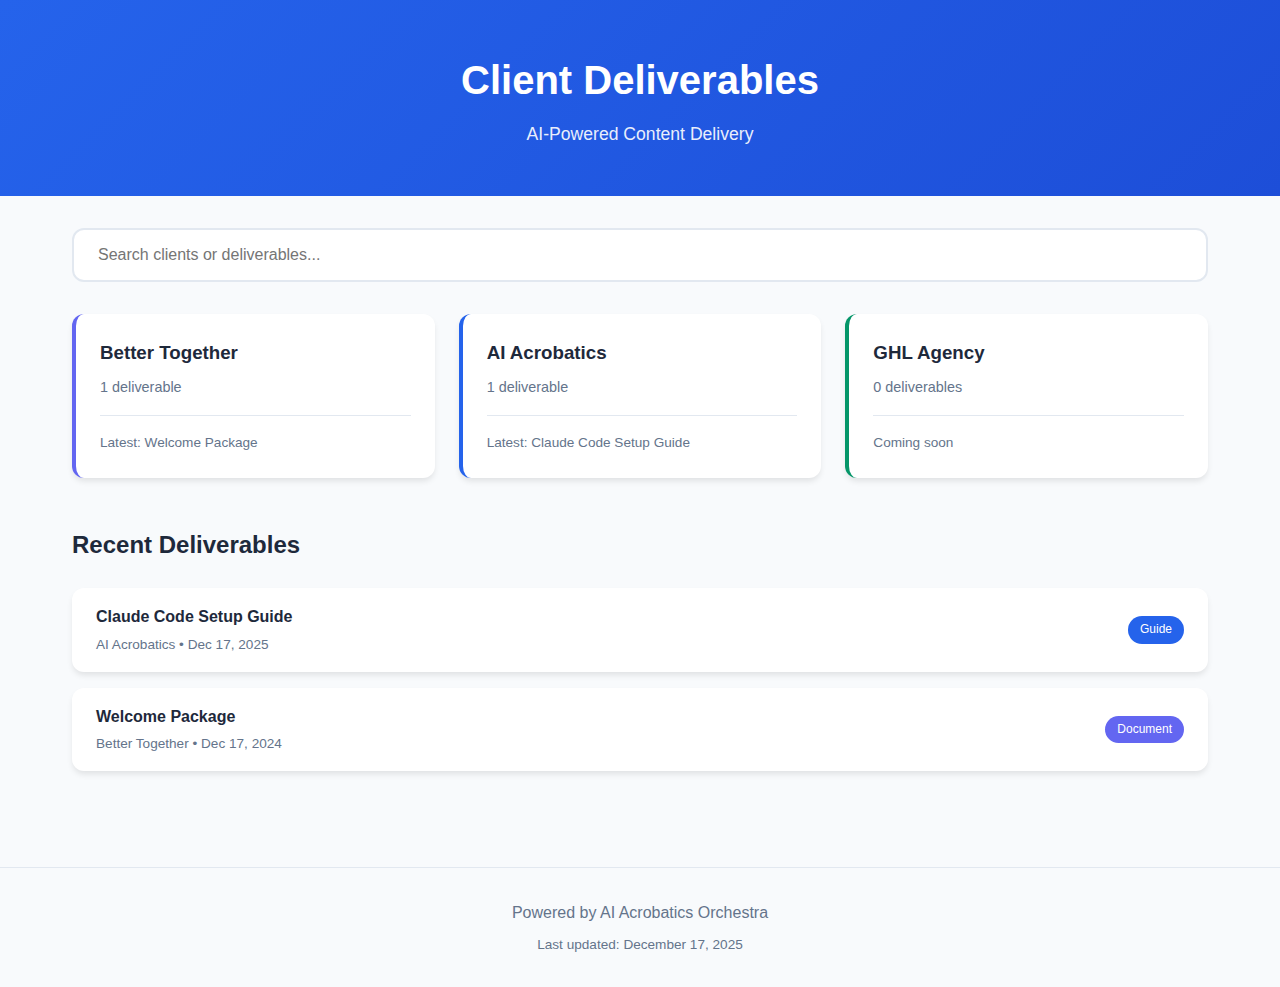
<file: index.html>
<!DOCTYPE html>
<html lang="en">
<head>
    <meta charset="UTF-8">
    <meta name="viewport" content="width=device-width, initial-scale=1.0">
    <title>Client Deliverables Portal</title>
    <link rel="stylesheet" href="assets/style.css">
</head>
<body>
    <header>
        <h1>Client Deliverables</h1>
        <p class="subtitle">AI-Powered Content Delivery</p>
    </header>

    <main>
        <section class="search-bar">
            <input type="text" id="search" placeholder="Search clients or deliverables...">
        </section>

        <section class="clients-grid" id="clients-grid">
            <a href="clients/better-together/index.html" class="client-card" style="border-left: 4px solid #6366f1;">
                <h3>Better Together</h3>
                <p class="count">1 deliverable</p>
                <p class="latest">Latest: Welcome Package</p>
            </a>
            <a href="clients/ai-acrobatics/index.html" class="client-card" style="border-left: 4px solid #2563eb;">
                <h3>AI Acrobatics</h3>
                <p class="count">1 deliverable</p>
                <p class="latest">Latest: Claude Code Setup Guide</p>
            </a>
            <a href="clients/ghl-agency/index.html" class="client-card" style="border-left: 4px solid #059669;">
                <h3>GHL Agency</h3>
                <p class="count">0 deliverables</p>
                <p class="latest">Coming soon</p>
            </a>
        </section>

        <section class="recent-deliverables">
            <h2>Recent Deliverables</h2>
            <div id="recent-feed">
                <div class="deliverable-item">
                    <div class="info">
                        <h4>Claude Code Setup Guide</h4>
                        <p class="meta">AI Acrobatics &bull; Dec 17, 2025</p>
                    </div>
                    <span class="badge" style="background: #2563eb;">Guide</span>
                </div>
                <div class="deliverable-item">
                    <div class="info">
                        <h4>Welcome Package</h4>
                        <p class="meta">Better Together &bull; Dec 17, 2024</p>
                    </div>
                    <span class="badge" style="background: #6366f1;">Document</span>
                </div>
            </div>
        </section>
    </main>

    <footer>
        <p>Powered by AI Acrobatics Orchestra</p>
        <p class="updated">Last updated: <span id="last-updated">December 17, 2025</span></p>
    </footer>

    <script>
        document.getElementById('search').addEventListener('input', function(e) {
            const query = e.target.value.toLowerCase();
            document.querySelectorAll('.client-card').forEach(card => {
                const text = card.textContent.toLowerCase();
                card.style.display = text.includes(query) ? '' : 'none';
            });
        });
    </script>
</body>
</html>
</file>
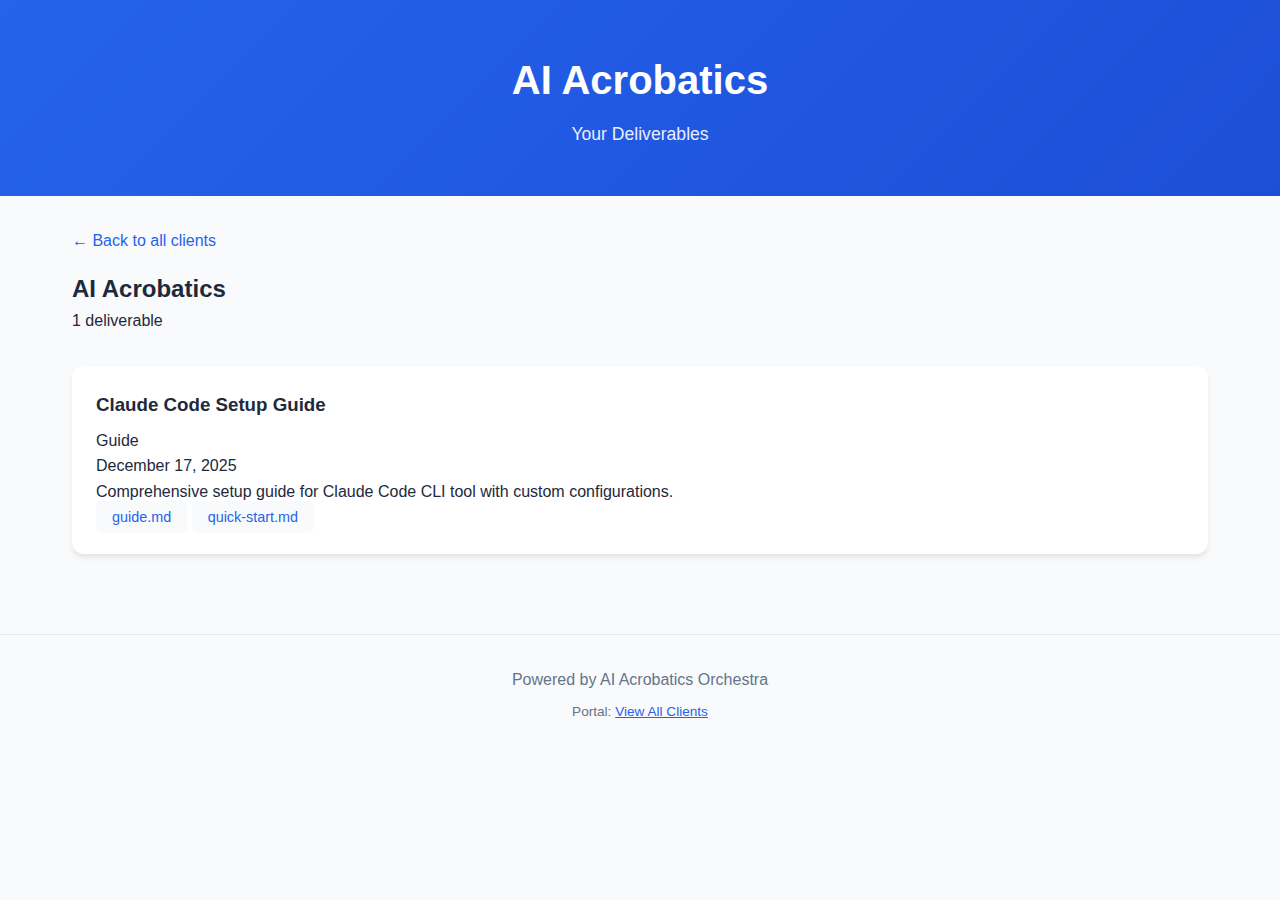
<file: clients/ai-acrobatics/index.html>
<!DOCTYPE html>
<html lang="en">
<head>
    <meta charset="UTF-8">
    <meta name="viewport" content="width=device-width, initial-scale=1.0">
    <title>AI Acrobatics - Deliverables</title>
    <link rel="stylesheet" href="../../assets/style.css">
    <style>
        :root {
            --client-primary: #2563eb;
            --client-secondary: #1d4ed8;
            --client-accent: #3b82f6;
        }
        header {
            background: linear-gradient(135deg, var(--client-primary), var(--client-secondary));
        }
        .client-card:hover, .deliverable-card .file-link:hover {
            background: var(--client-primary);
        }
        .back-link, .deliverable-card .file-link {
            color: var(--client-primary);
        }
        .deliverable-item .badge {
            background: var(--client-primary);
        }
    </style>
</head>
<body>
    <header>
        <h1>AI Acrobatics</h1>
        <p class="subtitle">Your Deliverables</p>
    </header>

    <main>
        <a href="../../index.html" class="back-link">&larr; Back to all clients</a>

        <div class="client-header">
            <div>
                <h2>AI Acrobatics</h2>
                <p>1 deliverable</p>
            </div>
        </div>

        <section class="deliverables-list">
            <div class="deliverable-card">
                <div class="deliverable-header">
                    <h3>Claude Code Setup Guide</h3>
                    <span class="badge">Guide</span>
                </div>
                <p class="deliverable-date">December 17, 2025</p>
                <p class="deliverable-desc">Comprehensive setup guide for Claude Code CLI tool with custom configurations.</p>
                <div class="deliverable-files">
                    <a href="deliverables/2025-12-17-guide-claude-code-setup/guide.md" class="file-link">guide.md</a>
                    <a href="deliverables/2025-12-17-guide-claude-code-setup/quick-start.md" class="file-link">quick-start.md</a>
                </div>
            </div>
        </section>
    </main>

    <footer>
        <p>Powered by AI Acrobatics Orchestra</p>
        <p class="updated">Portal: <a href="../../index.html" style="color: var(--client-primary);">View All Clients</a></p>
    </footer>
</body>
</html>
</file>
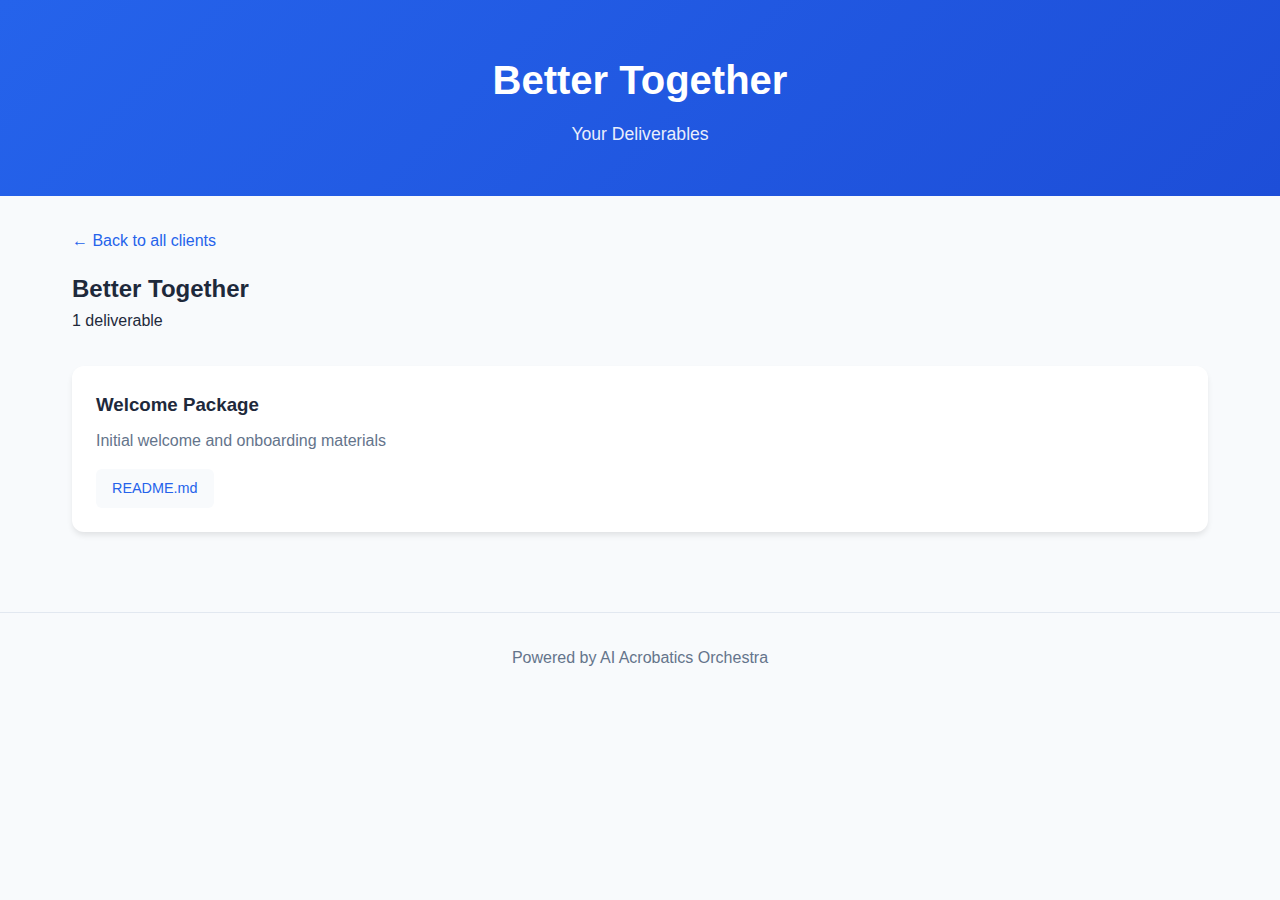
<file: clients/better-together/index.html>
<!DOCTYPE html>
<html lang="en">
<head>
    <meta charset="UTF-8">
    <meta name="viewport" content="width=device-width, initial-scale=1.0">
    <title>Better Together - Deliverables</title>
    <link rel="stylesheet" href="../../assets/style.css">
</head>
<body>
    <header>
        <h1>Better Together</h1>
        <p class="subtitle">Your Deliverables</p>
    </header>

    <main>
        <a href="../../index.html" class="back-link">&larr; Back to all clients</a>

        <div class="client-header">
            <div>
                <h2>Better Together</h2>
                <p>1 deliverable</p>
            </div>
        </div>

        <section class="deliverables-list">
            <div class="deliverable-card">
                <h3>Welcome Package</h3>
                <p class="description">Initial welcome and onboarding materials</p>
                <div class="files">
                    <a href="deliverables/2024-12-17-welcome/README.md" class="file-link">README.md</a>
                </div>
            </div>
        </section>
    </main>

    <footer>
        <p>Powered by AI Acrobatics Orchestra</p>
    </footer>
</body>
</html>
</file>
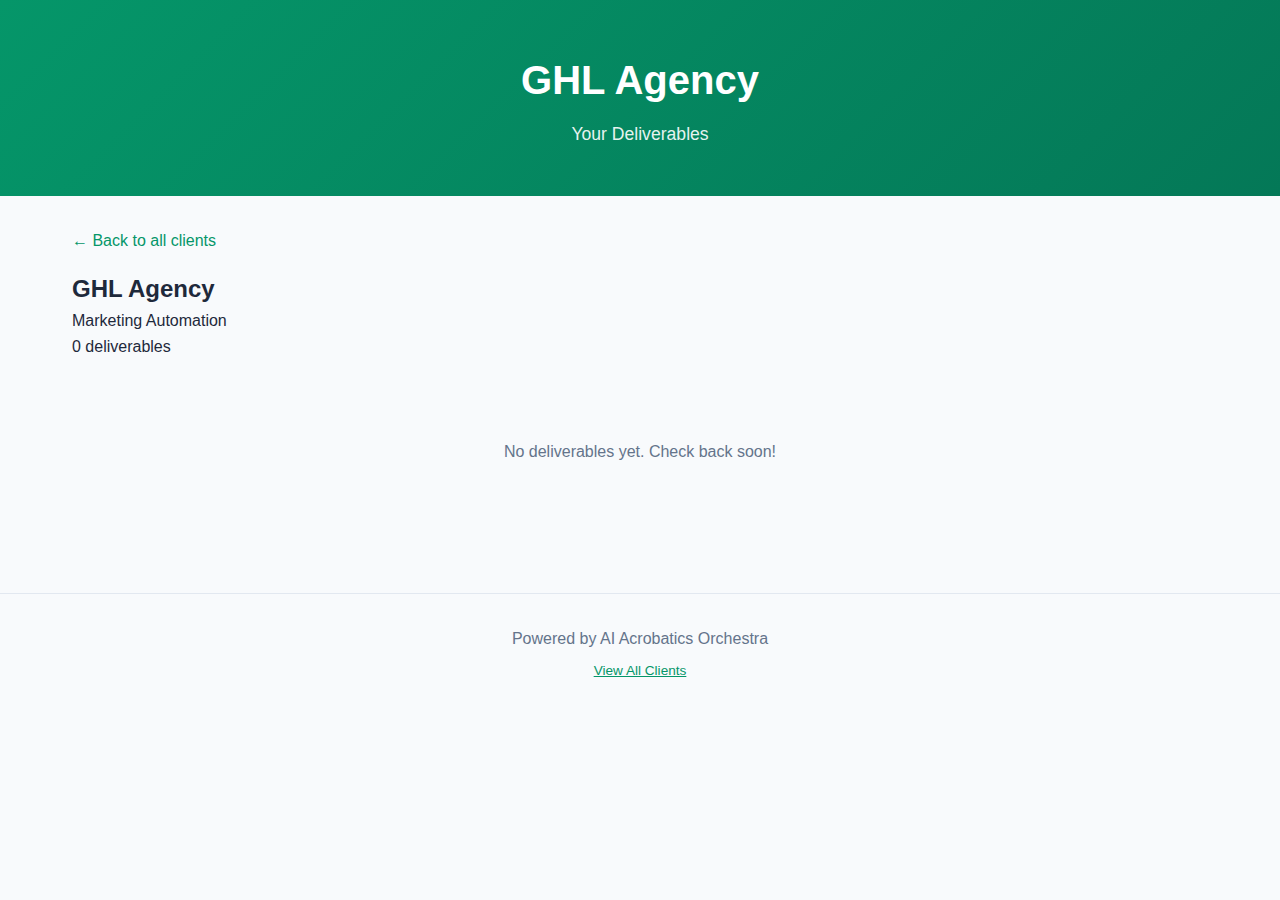
<file: clients/ghl-agency/index.html>
<!DOCTYPE html>
<html lang="en">
<head>
    <meta charset="UTF-8">
    <meta name="viewport" content="width=device-width, initial-scale=1.0">
    <title>GHL Agency - Deliverables</title>
    <link rel="stylesheet" href="../../assets/style.css">
    <style>
        :root {
            --client-primary: #059669;
            --client-secondary: #047857;
            --client-accent: #10b981;
        }
        header { background: linear-gradient(135deg, var(--client-primary), var(--client-secondary)); }
        .back-link, .deliverable-card .file-link { color: var(--client-primary); }
        .deliverable-card .file-link:hover { background: var(--client-primary); color: white; }
        .deliverable-item .badge { background: var(--client-primary); }
    </style>
</head>
<body>
    <header>
        <h1>GHL Agency</h1>
        <p class="subtitle">Your Deliverables</p>
    </header>
    <main>
        <a href="../../index.html" class="back-link">&larr; Back to all clients</a>
        <div class="client-header">
            <div>
                <h2>GHL Agency</h2>
                <p>Marketing Automation</p>
                <p>0 deliverables</p>
            </div>
        </div>
        <section class="deliverables-list">
            <div class="empty-state">
                <p>No deliverables yet. Check back soon!</p>
            </div>
        </section>
    </main>
    <footer>
        <p>Powered by AI Acrobatics Orchestra</p>
        <p class="updated"><a href="../../index.html" style="color: var(--client-primary);">View All Clients</a></p>
    </footer>
</body>
</html>
</file>
<file: assets/style.css>
:root {
    --primary: #2563eb;
    --primary-dark: #1d4ed8;
    --secondary: #64748b;
    --background: #f8fafc;
    --surface: #ffffff;
    --text: #1e293b;
    --text-light: #64748b;
    --border: #e2e8f0;
    --success: #22c55e;
    --radius: 12px;
    --shadow: 0 4px 6px -1px rgba(0, 0, 0, 0.1);
}

* { margin: 0; padding: 0; box-sizing: border-box; }

body {
    font-family: -apple-system, BlinkMacSystemFont, 'Segoe UI', Roboto, sans-serif;
    background: var(--background);
    color: var(--text);
    line-height: 1.6;
}

header {
    background: linear-gradient(135deg, var(--primary), var(--primary-dark));
    color: white;
    padding: 3rem 2rem;
    text-align: center;
}

header h1 { font-size: 2.5rem; margin-bottom: 0.5rem; }
header .subtitle { opacity: 0.9; font-size: 1.1rem; }

main { max-width: 1200px; margin: 0 auto; padding: 2rem; }

.search-bar { margin-bottom: 2rem; }
.search-bar input {
    width: 100%;
    padding: 1rem 1.5rem;
    font-size: 1rem;
    border: 2px solid var(--border);
    border-radius: var(--radius);
    background: var(--surface);
    transition: border-color 0.2s;
}
.search-bar input:focus { outline: none; border-color: var(--primary); }

.clients-grid {
    display: grid;
    grid-template-columns: repeat(auto-fill, minmax(280px, 1fr));
    gap: 1.5rem;
    margin-bottom: 3rem;
}

.client-card {
    background: var(--surface);
    border-radius: var(--radius);
    padding: 1.5rem;
    box-shadow: var(--shadow);
    transition: transform 0.2s, box-shadow 0.2s;
    text-decoration: none;
    color: inherit;
    display: block;
}
.client-card:hover {
    transform: translateY(-4px);
    box-shadow: 0 12px 24px -8px rgba(0, 0, 0, 0.15);
}
.client-card h3 { margin-bottom: 0.5rem; }
.client-card .count { color: var(--text-light); font-size: 0.9rem; }
.client-card .latest {
    margin-top: 1rem;
    padding-top: 1rem;
    border-top: 1px solid var(--border);
    font-size: 0.85rem;
    color: var(--text-light);
}

.empty-state {
    grid-column: 1 / -1;
    text-align: center;
    padding: 3rem;
    color: var(--text-light);
}

.recent-deliverables h2 { margin-bottom: 1.5rem; }

.deliverable-item {
    background: var(--surface);
    border-radius: var(--radius);
    padding: 1rem 1.5rem;
    margin-bottom: 1rem;
    box-shadow: var(--shadow);
    display: flex;
    justify-content: space-between;
    align-items: center;
}
.deliverable-item .info h4 { margin-bottom: 0.25rem; }
.deliverable-item .info .meta { font-size: 0.85rem; color: var(--text-light); }
.deliverable-item .badge {
    background: var(--primary);
    color: white;
    padding: 0.25rem 0.75rem;
    border-radius: 9999px;
    font-size: 0.75rem;
    font-weight: 500;
}

footer {
    text-align: center;
    padding: 2rem;
    color: var(--text-light);
    border-top: 1px solid var(--border);
    margin-top: 3rem;
}
footer .updated { font-size: 0.85rem; margin-top: 0.5rem; }

.client-header { display: flex; align-items: center; gap: 2rem; margin-bottom: 2rem; }
.client-header .logo { width: 80px; height: 80px; border-radius: var(--radius); object-fit: cover; }
.back-link { display: inline-block; margin-bottom: 1rem; color: var(--primary); text-decoration: none; }
.back-link:hover { text-decoration: underline; }

.deliverables-list { display: flex; flex-direction: column; gap: 1rem; }
.deliverable-card {
    background: var(--surface);
    border-radius: var(--radius);
    padding: 1.5rem;
    box-shadow: var(--shadow);
}
.deliverable-card h3 { margin-bottom: 0.5rem; }
.deliverable-card .description { color: var(--text-light); margin-bottom: 1rem; }
.deliverable-card .files { display: flex; gap: 0.5rem; flex-wrap: wrap; }
.deliverable-card .file-link {
    background: var(--background);
    padding: 0.5rem 1rem;
    border-radius: 6px;
    text-decoration: none;
    color: var(--primary);
    font-size: 0.9rem;
}
.deliverable-card .file-link:hover { background: var(--primary); color: white; }

@media (max-width: 768px) {
    header { padding: 2rem 1rem; }
    header h1 { font-size: 1.75rem; }
    main { padding: 1rem; }
    .client-header { flex-direction: column; text-align: center; }
}
</file>
